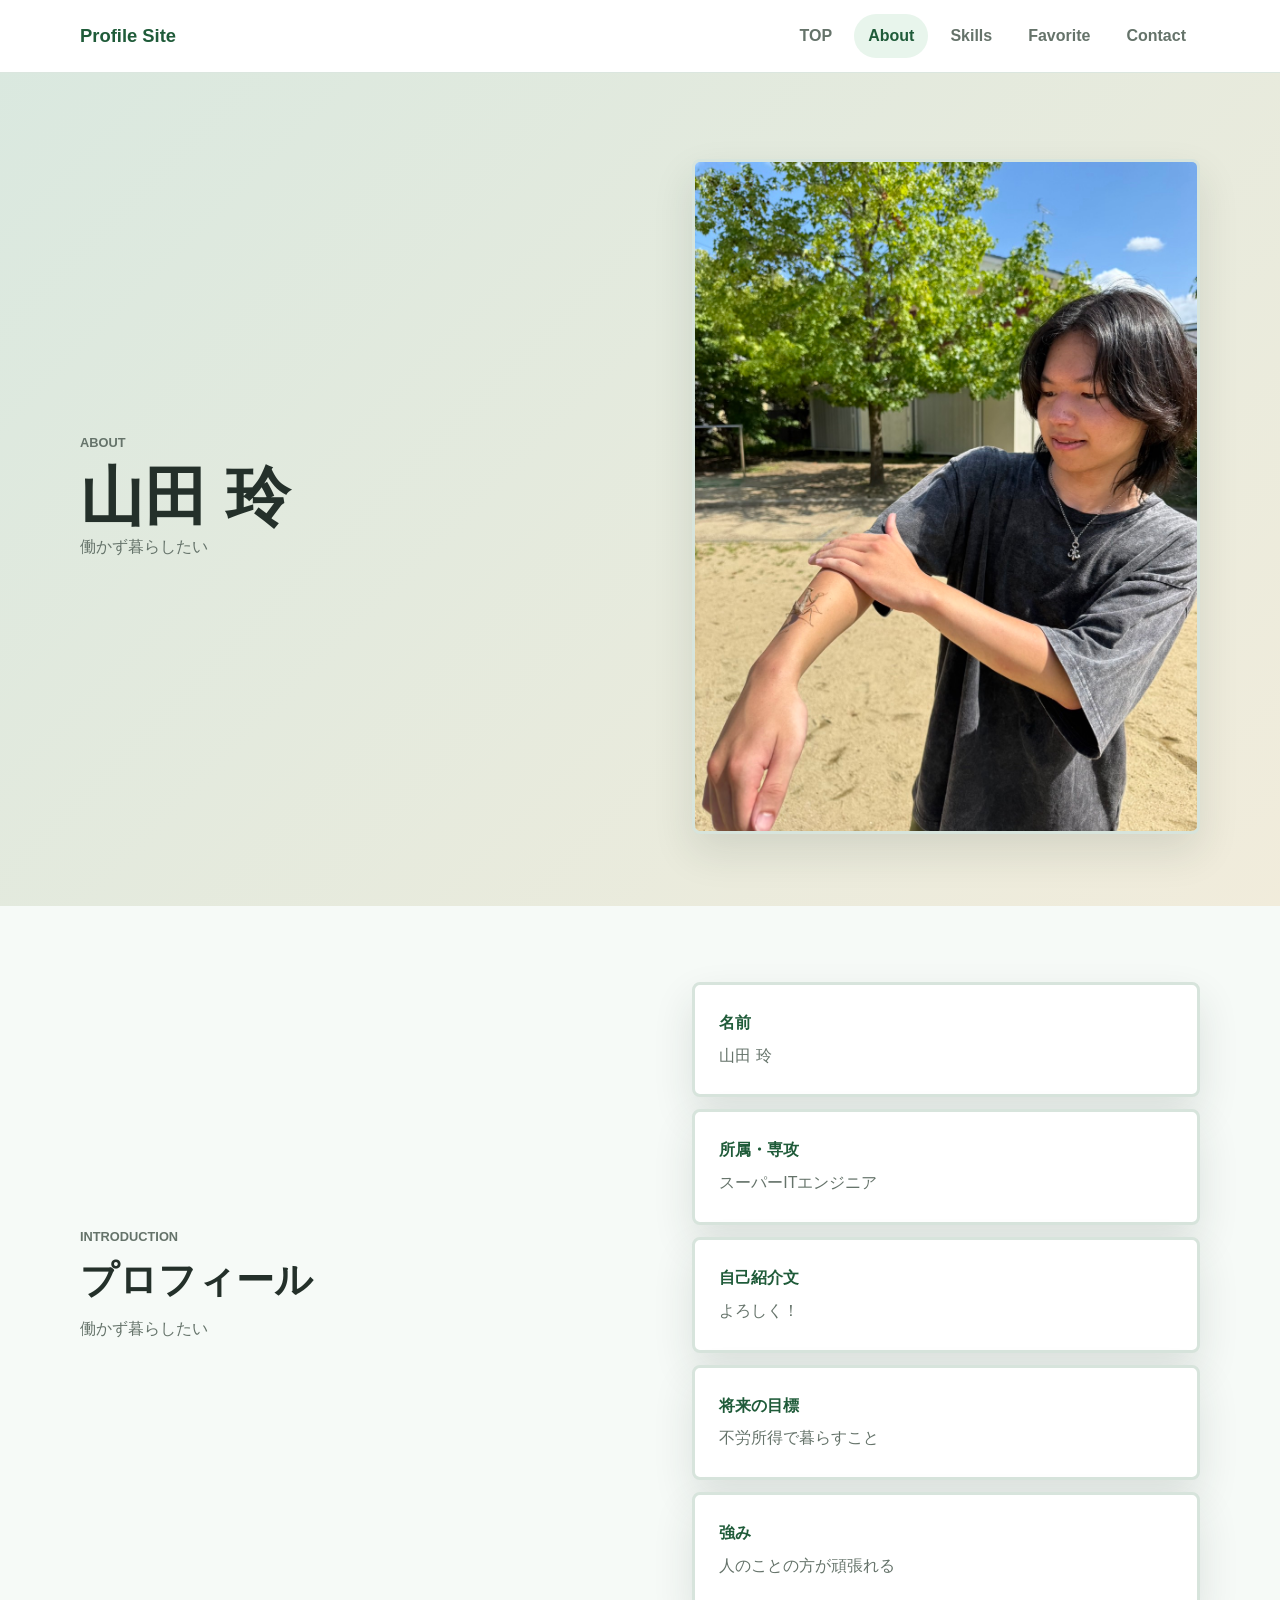
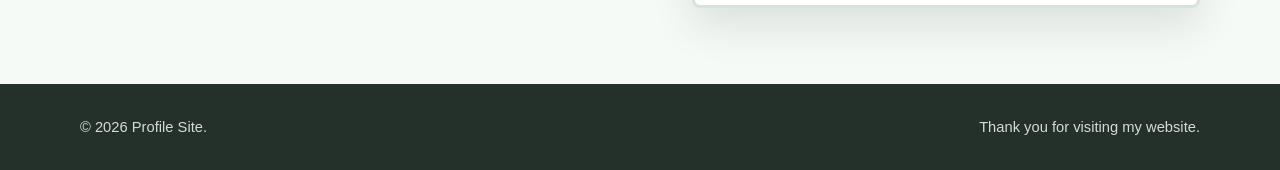
<file: about.html>
<!DOCTYPE html>
<html lang="ja">
<head>
  <meta charset="UTF-8">
  <meta name="viewport" content="width=device-width, initial-scale=1.0">
  <title>About | Profile Site</title>
  <meta name="description" content="自己紹介ページです。">
  <link rel="stylesheet" href="css/reset.css">
  <link rel="stylesheet" href="css/style.css">
</head>
<body>
  <header class="site-header">
    <div class="site-header__inner">
      <a class="site-logo" href="index.html">Profile Site</a>
      <button class="menu-button" type="button" aria-controls="global-nav" aria-expanded="false" aria-label="メニューを開く">
        <span></span>
        <span></span>
        <span></span>
      </button>
      <nav id="global-nav" class="global-nav" aria-label="グローバルナビゲーション">
        <ul class="global-nav__list">
          <li><a href="index.html">TOP</a></li>
          <li><a href="about.html" aria-current="page">About</a></li>
          <li><a href="skills.html">Skills</a></li>
          <li><a href="favorite.html">Favorite</a></li>
          <li><a href="contact.html">Contact</a></li>
        </ul>
      </nav>
    </div>
  </header>

  <main>
    <section class="page-hero" data-fade>
      <div class="container page-hero__layout">
        <div>
          <p class="section-label">About</p>
          <h1>山田 玲</h1>
          <p>働かず暮らしたい</p>
        </div>
        <img class="page-hero__image" src="images/about.jpg" alt="プロフィール用の画像">
      </div>
    </section>

    <section class="section" data-fade>
      <div class="container about-layout">
        <div class="section-heading">
          <p class="section-label">Introduction</p>
          <h2>プロフィール</h2>
          <p>働かず暮らしたい</p>
        </div>
        <dl class="profile-list">
          <div>
            <dt>名前</dt>
            <dd>山田 玲</dd>
          </div>
          <div>
            <dt>所属・専攻</dt>
            <dd>スーパーITエンジニア</dd>
          </div>
          <div>
            <dt>自己紹介文</dt>
            <dd>よろしく！</dd>
          </div>
          <div>
            <dt>将来の目標</dt>
            <dd>不労所得で暮らすこと</dd>
          </div>
          <div>
            <dt>強み</dt>
            <dd>人のことの方が頑張れる</dd>
          </div>
        </dl>
      </div>
    </section>
  </main>

  <footer class="site-footer">
    <div class="container site-footer__inner">
      <p>&copy; 2026 Profile Site.</p>
      <p>Thank you for visiting my website.</p>
    </div>
  </footer>

  <button class="page-top" type="button" aria-label="ページ上部へ戻る">↑</button>
  <script src="js/script.js"></script>
</body>
</html>
</file>
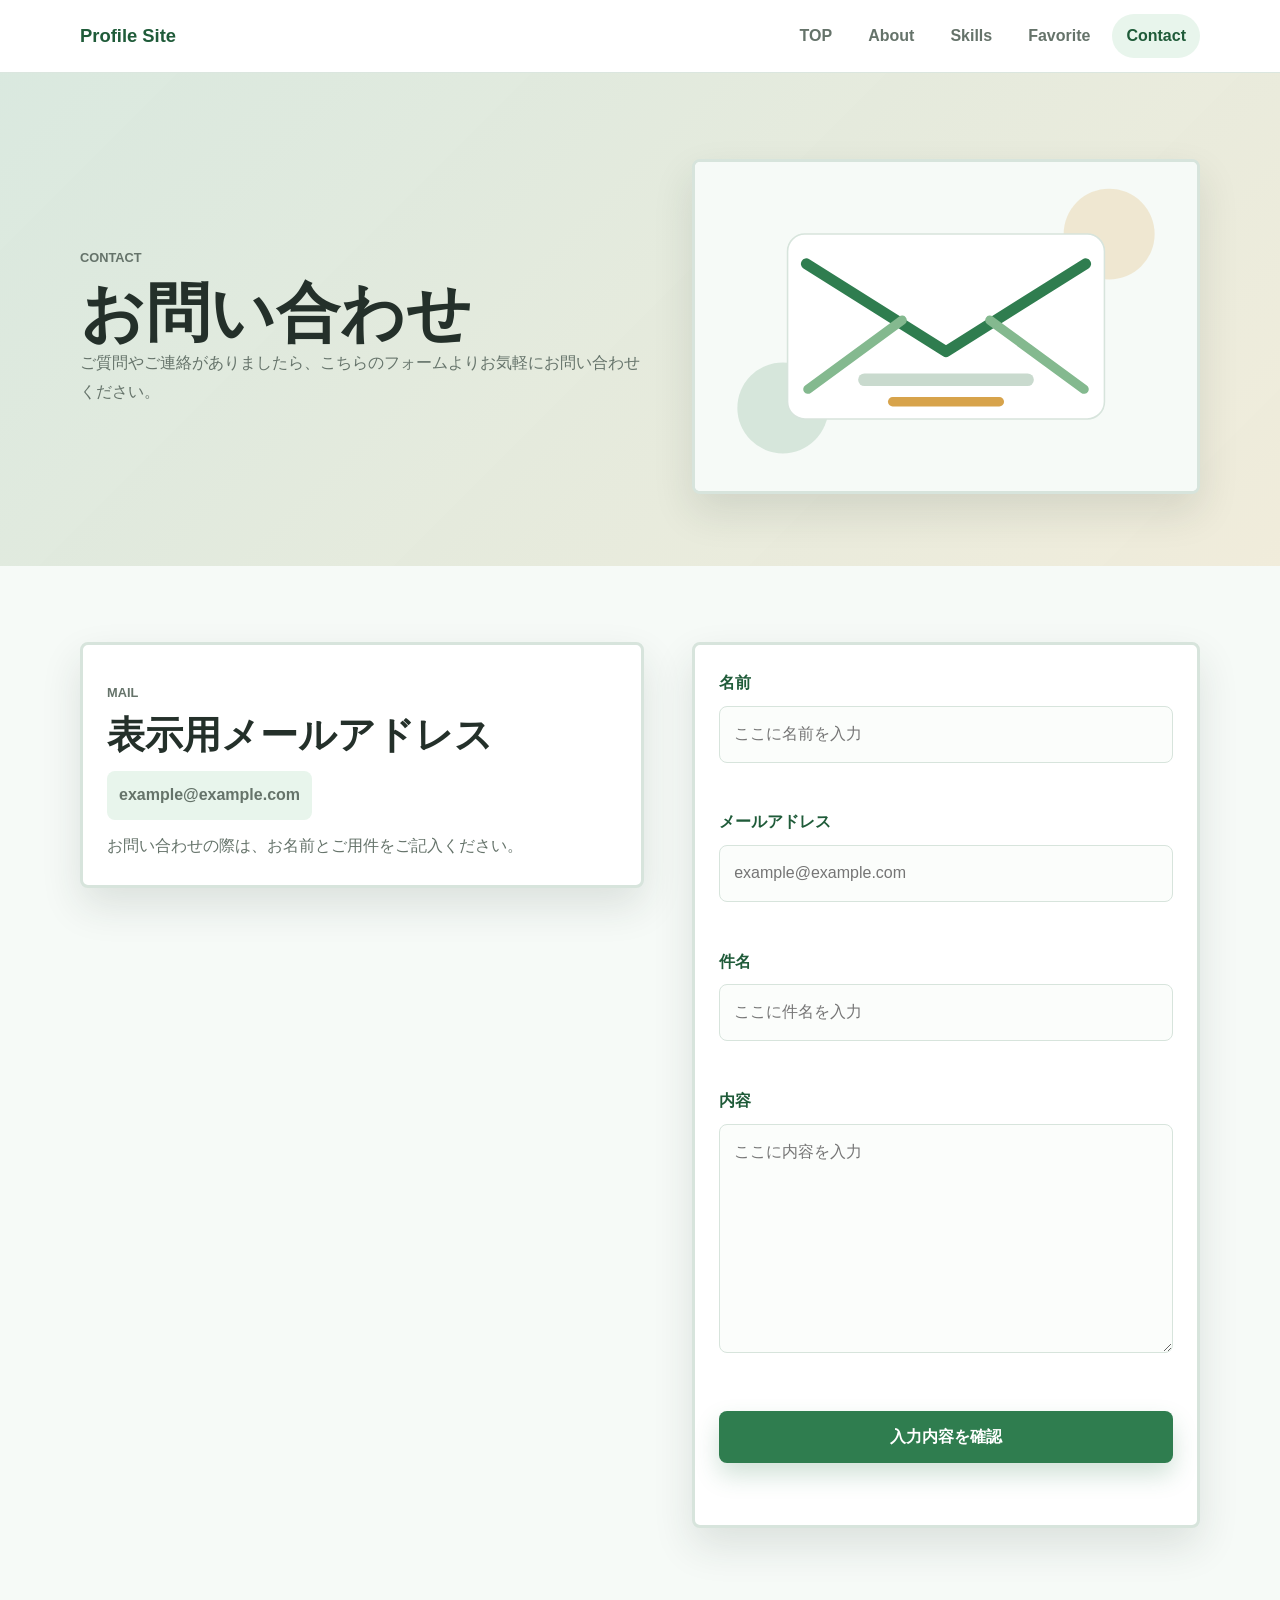
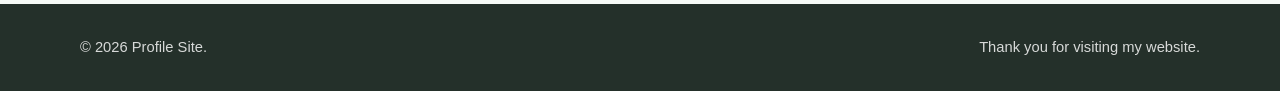
<file: contact.html>
<!DOCTYPE html>
<html lang="ja">
<head>
  <meta charset="UTF-8">
  <meta name="viewport" content="width=device-width, initial-scale=1.0">
  <title>Contact | Profile Site</title>
  <meta name="description" content="お問い合わせフォームページです。">
  <link rel="stylesheet" href="css/reset.css">
  <link rel="stylesheet" href="css/style.css">
</head>
<body>
  <header class="site-header">
    <div class="site-header__inner">
      <a class="site-logo" href="index.html">Profile Site</a>
      <button class="menu-button" type="button" aria-controls="global-nav" aria-expanded="false" aria-label="メニューを開く">
        <span></span>
        <span></span>
        <span></span>
      </button>
      <nav id="global-nav" class="global-nav" aria-label="グローバルナビゲーション">
        <ul class="global-nav__list">
          <li><a href="index.html">TOP</a></li>
          <li><a href="about.html">About</a></li>
          <li><a href="skills.html">Skills</a></li>
          <li><a href="favorite.html">Favorite</a></li>
          <li><a href="contact.html" aria-current="page">Contact</a></li>
        </ul>
      </nav>
    </div>
  </header>

  <main>
    <section class="page-hero" data-fade>
      <div class="container page-hero__layout">
        <div>
          <p class="section-label">Contact</p>
          <h1>お問い合わせ</h1>
          <p>ご質問やご連絡がありましたら、こちらのフォームよりお気軽にお問い合わせください。</p>
        </div>
        <img class="page-hero__image" src="images/contact.svg" alt="お問い合わせ用の自然モチーフ画像">
      </div>
    </section>

    <section class="section" data-fade>
      <div class="container contact-layout">
        <aside class="contact-info">
          <p class="section-label">Mail</p>
          <h2>表示用メールアドレス</h2>
          <p class="contact-info__mail">example@example.com</p>
          <p>お問い合わせの際は、お名前とご用件をご記入ください。</p>
        </aside>

        <form class="contact-form" action="#" method="post" data-contact-form novalidate>
          <div class="form-field">
            <label for="name">名前</label>
            <input id="name" name="name" type="text" placeholder="ここに名前を入力" data-required>
            <p class="form-error" data-error-for="name" aria-live="polite"></p>
          </div>
          <div class="form-field">
            <label for="email">メールアドレス</label>
            <input id="email" name="email" type="email" placeholder="example@example.com" data-required>
            <p class="form-error" data-error-for="email" aria-live="polite"></p>
          </div>
          <div class="form-field">
            <label for="subject">件名</label>
            <input id="subject" name="subject" type="text" placeholder="ここに件名を入力" data-required>
            <p class="form-error" data-error-for="subject" aria-live="polite"></p>
          </div>
          <div class="form-field">
            <label for="message">内容</label>
            <textarea id="message" name="message" rows="7" placeholder="ここに内容を入力" data-required></textarea>
            <p class="form-error" data-error-for="message" aria-live="polite"></p>
          </div>
          <button class="button button--primary contact-form__button" type="submit">入力内容を確認</button>
          <p class="form-status" data-form-status aria-live="polite"></p>
        </form>
      </div>
    </section>
  </main>

  <footer class="site-footer">
    <div class="container site-footer__inner">
      <p>&copy; 2026 Profile Site.</p>
      <p>Thank you for visiting my website.</p>
    </div>
  </footer>

  <button class="page-top" type="button" aria-label="ページ上部へ戻る">↑</button>
  <script src="js/script.js"></script>
</body>
</html>
</file>
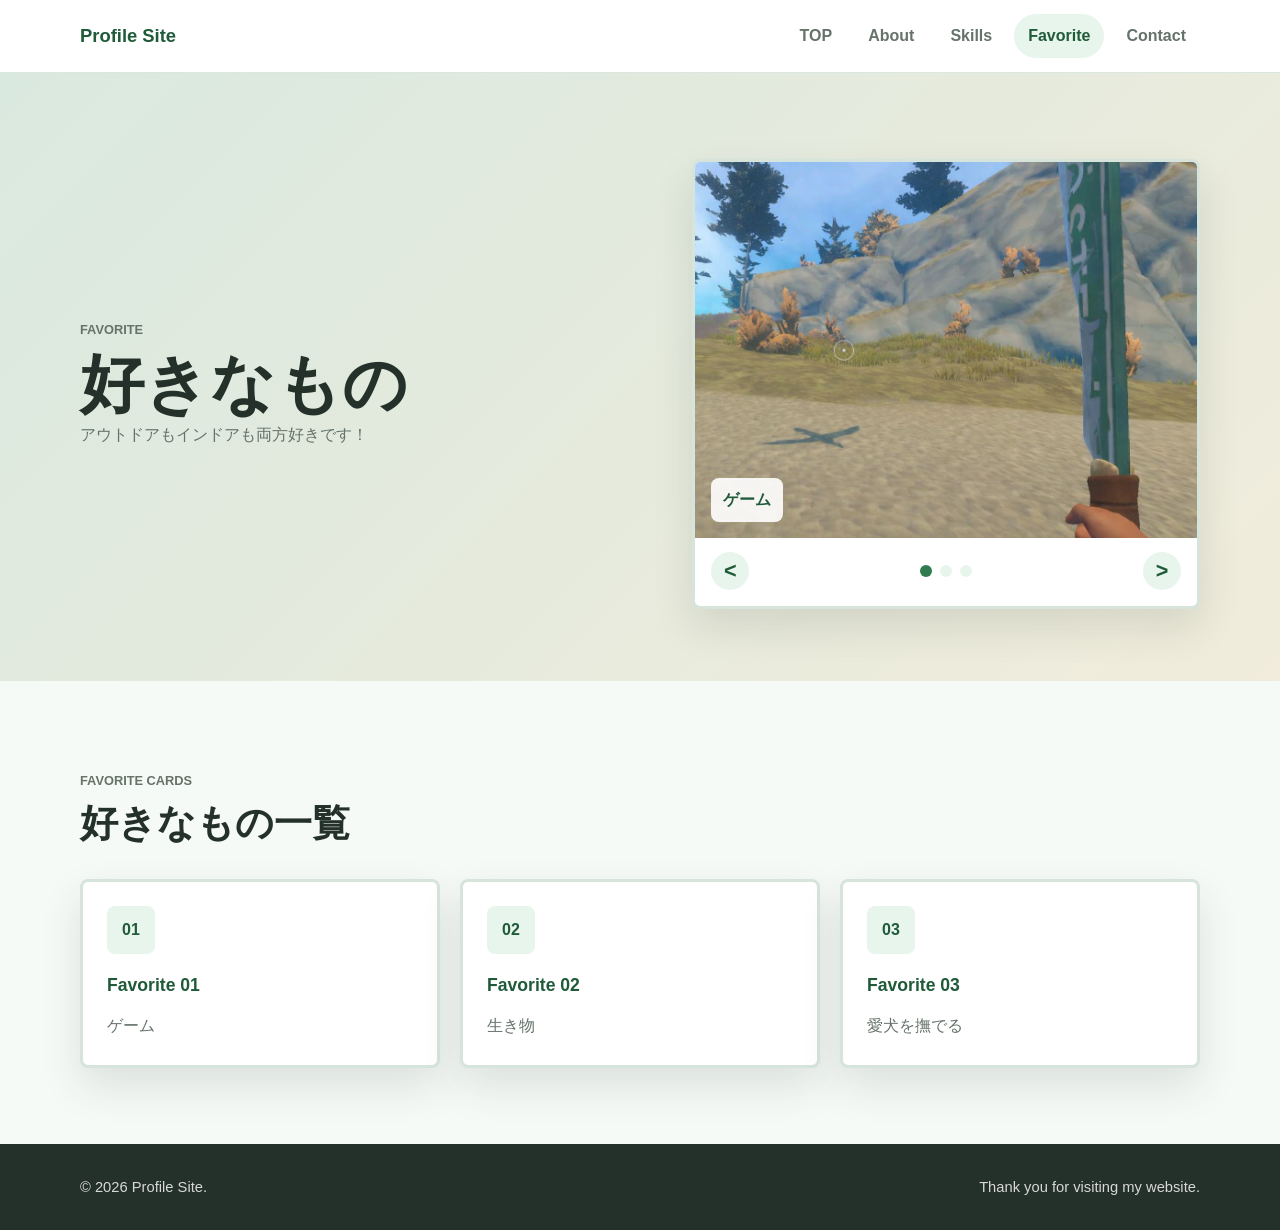
<file: favorite.html>
<!DOCTYPE html>
<html lang="ja">
<head>
  <meta charset="UTF-8">
  <meta name="viewport" content="width=device-width, initial-scale=1.0">
  <title>Favorite | Profile Site</title>
  <meta name="description" content="好きなもの紹介ページです。">
  <link rel="stylesheet" href="css/reset.css">
  <link rel="stylesheet" href="css/style.css">
</head>
<body>
  <header class="site-header">
    <div class="site-header__inner">
      <a class="site-logo" href="index.html">Profile Site</a>
      <button class="menu-button" type="button" aria-controls="global-nav" aria-expanded="false" aria-label="メニューを開く">
        <span></span>
        <span></span>
        <span></span>
      </button>
      <nav id="global-nav" class="global-nav" aria-label="グローバルナビゲーション">
        <ul class="global-nav__list">
          <li><a href="index.html">TOP</a></li>
          <li><a href="about.html">About</a></li>
          <li><a href="skills.html">Skills</a></li>
          <li><a href="favorite.html" aria-current="page">Favorite</a></li>
          <li><a href="contact.html">Contact</a></li>
        </ul>
      </nav>
    </div>
  </header>

  <main>
<section class="page-hero" data-fade>
  <div class="container page-hero__layout">

    <div>
      <p class="section-label">Favorite</p>
      <h1>好きなもの</h1>
      <p>アウトドアもインドアも両方好きです！</p>
    </div>

    <section
      class="slider"
      data-slider
      aria-label="好きなものの画像スライダー"
    >
      <div class="slider__viewport">
        <div class="slider__track" data-slider-track>

          <figure class="slider__slide">
            <img
              src="images/favorite-game.png"
              alt="ゲームをしているイメージ"
            >
            <figcaption>ゲーム</figcaption>
          </figure>

          <figure class="slider__slide">
            <img
              src="images/favorite-fishing.jpg"
              alt="生きものイメージ"
            >
            <figcaption>生き物</figcaption>
          </figure>

          <figure class="slider__slide">
            <img
              src="images/favorite-dog.jpg"
              alt="犬のイメージ"
            >
            <figcaption>愛犬を撫でること</figcaption>
          </figure>

        </div>
      </div>

      <div class="slider__controls">
        <button
          class="slider__button"
          type="button"
          data-slider-prev
          aria-label="前の画像へ"
        >
          <
        </button>

        <div
          class="slider__dots"
          data-slider-dots
          aria-label="スライダー位置"
        ></div>

        <button
          class="slider__button"
          type="button"
          data-slider-next
          aria-label="次の画像へ"
        >
          >
        </button>
      </div>
    </section>

  </div>
</section>

    <section class="section" data-fade>
      <div class="container">
        <div class="section-heading">
          <p class="section-label">Favorite Cards</p>
          <h2>好きなもの一覧</h2>
        </div>
        <div class="card-grid card-grid--favorite">
          <article class="favorite-card">
            <span class="favorite-card__number">01</span>
            <h3>Favorite 01</h3>
            <p>ゲーム</p>
          </article>
          <article class="favorite-card">
            <span class="favorite-card__number">02</span>
            <h3>Favorite 02</h3>
            <p>生き物</p>
          </article>
          <article class="favorite-card">
            <span class="favorite-card__number">03</span>
            <h3>Favorite 03</h3>
            <p>愛犬を撫でる</p>
          </article>
        </div>
      </div>
    </section>
  </main>

  <footer class="site-footer">
    <div class="container site-footer__inner">
      <p>&copy; 2026 Profile Site.</p>
      <p>Thank you for visiting my website.</p>
    </div>
  </footer>

  <button class="page-top" type="button" aria-label="ページ上部へ戻る">↑</button>
  <script src="js/script.js"></script>
</body>
</html>
</file>
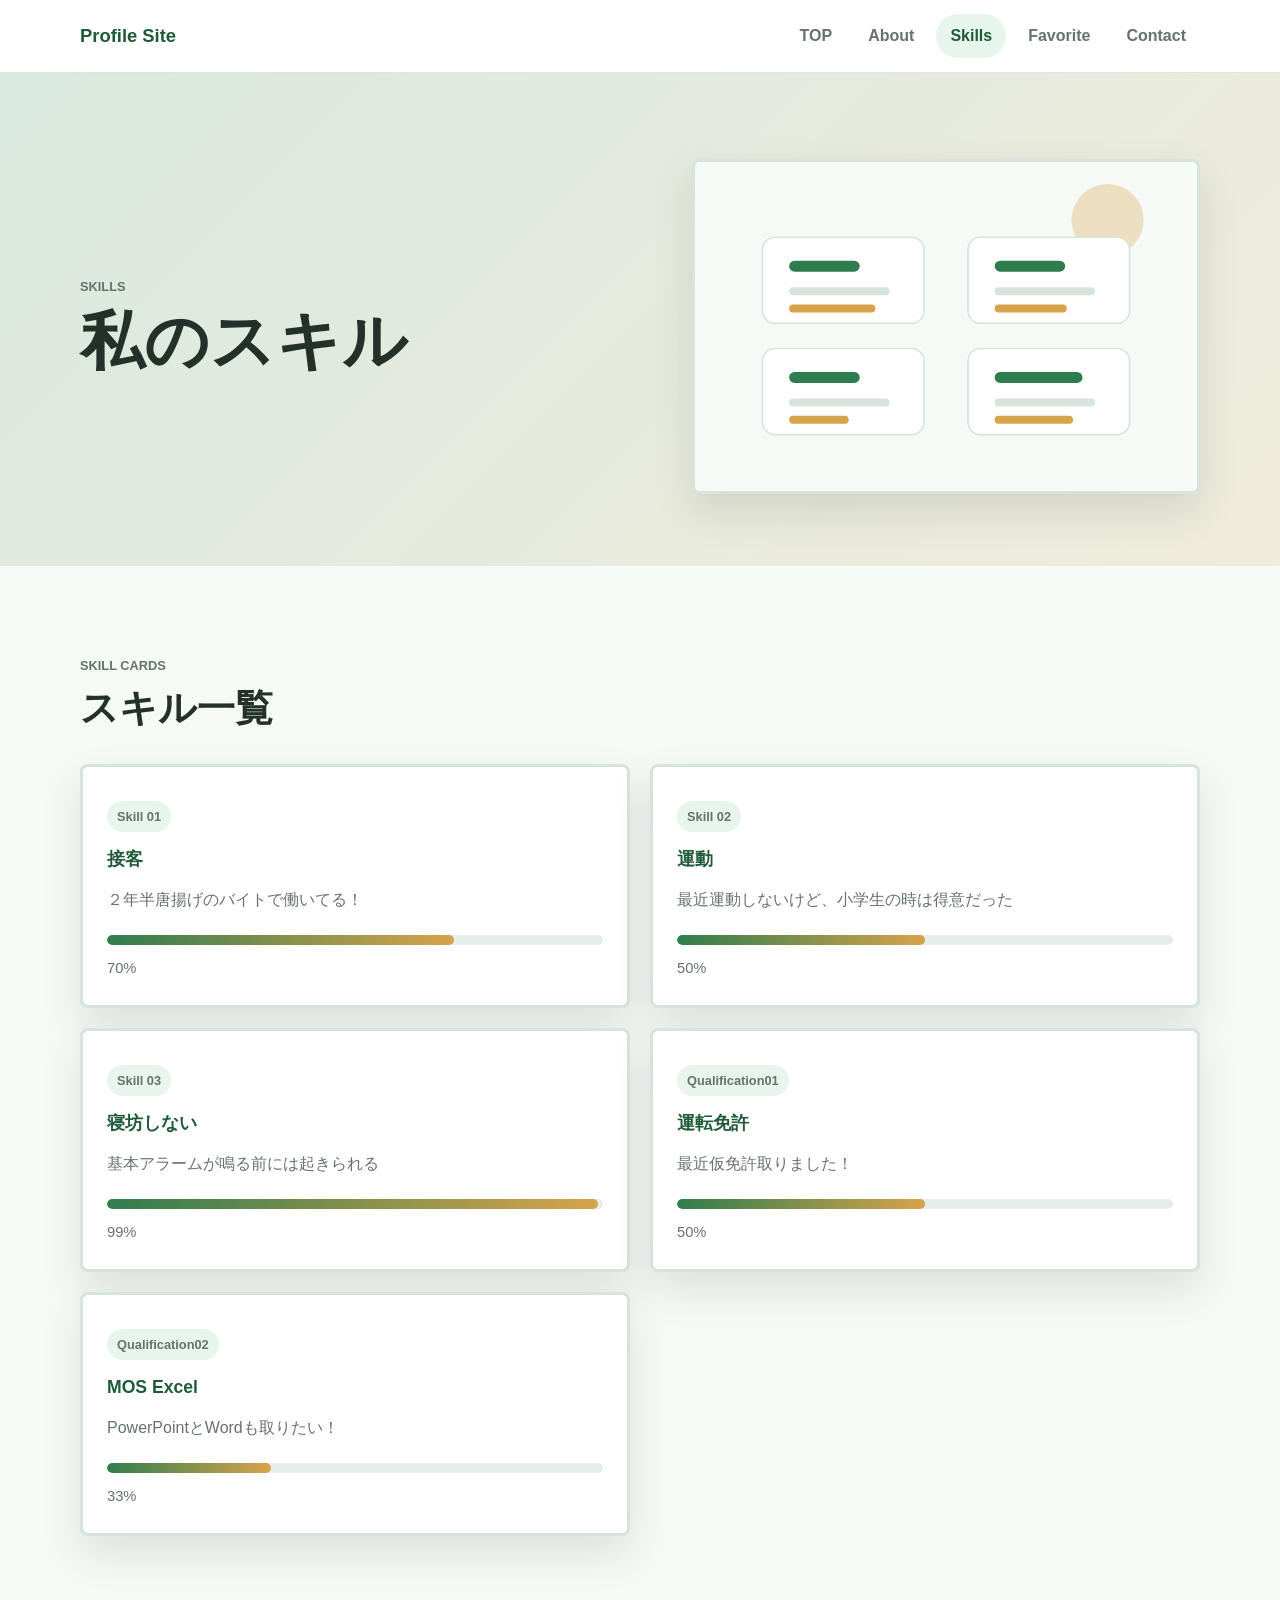
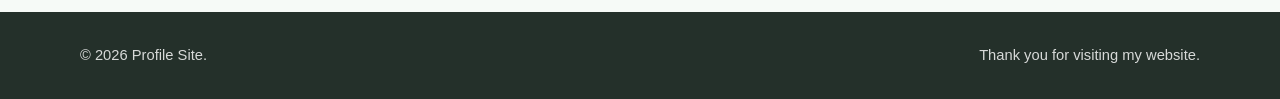
<file: skills.html>
<!DOCTYPE html>
<html lang="ja">
<head>
  <meta charset="UTF-8">
  <meta name="viewport" content="width=device-width, initial-scale=1.0">
  <title>Skills | Profile Site</title>
  <meta name="description" content="スキル紹介ページです。">
  <link rel="stylesheet" href="css/reset.css">
  <link rel="stylesheet" href="css/style.css">
</head>
<body>
  <header class="site-header">
    <div class="site-header__inner">
      <a class="site-logo" href="index.html">Profile Site</a>
      <button class="menu-button" type="button" aria-controls="global-nav" aria-expanded="false" aria-label="メニューを開く">
        <span></span>
        <span></span>
        <span></span>
      </button>
      <nav id="global-nav" class="global-nav" aria-label="グローバルナビゲーション">
        <ul class="global-nav__list">
          <li><a href="index.html">TOP</a></li>
          <li><a href="about.html">About</a></li>
          <li><a href="skills.html" aria-current="page">Skills</a></li>
          <li><a href="favorite.html">Favorite</a></li>
          <li><a href="contact.html">Contact</a></li>
        </ul>
      </nav>
    </div>
  </header>

  <main>
    <section class="page-hero" data-fade>
      <div class="container page-hero__layout">
        <div>
          <p class="section-label">Skills</p>
          <h1>私のスキル</h1>
          <p></p>
        </div>
        <img class="page-hero__image" src="images/skills.svg" alt="スキル紹介用の自然モチーフ画像">
      </div>
    </section>

    <section class="section" data-fade>
      <div class="container">
        <div class="section-heading">
          <p class="section-label">Skill Cards</p>
          <h2>スキル一覧</h2>
        </div>
        <div class="card-grid card-grid--skills">
          <article class="skill-card">
            <p class="card-label">Skill 01</p>
            <h3>接客</h3>
            <p>２年半唐揚げのバイトで働いてる！</p>
            <div class="skill-bar" aria-label="習熟度">
              <span style="width: 70%;"></span>
            </div>
            <p class="skill-card__level">70%</p>
          </article>
          <article class="skill-card">
            <p class="card-label">Skill 02</p>
            <h3>運動</h3>
            <p>最近運動しないけど、小学生の時は得意だった</p>
            <div class="skill-bar" aria-label="習熟度">
              <span style="width: 50%;"></span>
            </div>
            <p class="skill-card__level">50%</p>
          </article>
          <article class="skill-card">
            <p class="card-label">Skill 03</p>
            <h3>寝坊しない</h3>
            <p>基本アラームが鳴る前には起きられる</p>
            <div class="skill-bar" aria-label="習熟度">
              <span style="width: 99%;"></span>
            </div>
            <p class="skill-card__level">99%</p>
          </article>
          <article class="skill-card">
            <p class="card-label">Qualification01</p>
            <h3>運転免許</h3>
            <p>最近仮免許取りました！</p>
            <div class="skill-bar" aria-label="習熟度">
              <span style="width: 50%;"></span>
            </div>
            <p class="skill-card__level">50%</p>  
          </article>
          <article class="skill-card">
            <p class="card-label">Qualification02</p>
            <h3>MOS Excel</h3>
            <p>PowerPointとWordも取りたい！</p>
            <div class="skill-bar" aria-label="習熟度">
              <span style="width: 33%;"></span>
            </div>
            <p class="skill-card__level">33%</p>
          </article>
        </div>
      </div>
    </section>
  </main>

  <footer class="site-footer">
    <div class="container site-footer__inner">
      <p>&copy; 2026 Profile Site.</p>
      <p>Thank you for visiting my website.</p>
    </div>
  </footer>

  <button class="page-top" type="button" aria-label="ページ上部へ戻る">↑</button>
  <script src="js/script.js"></script>
</body>
</html>
</file>
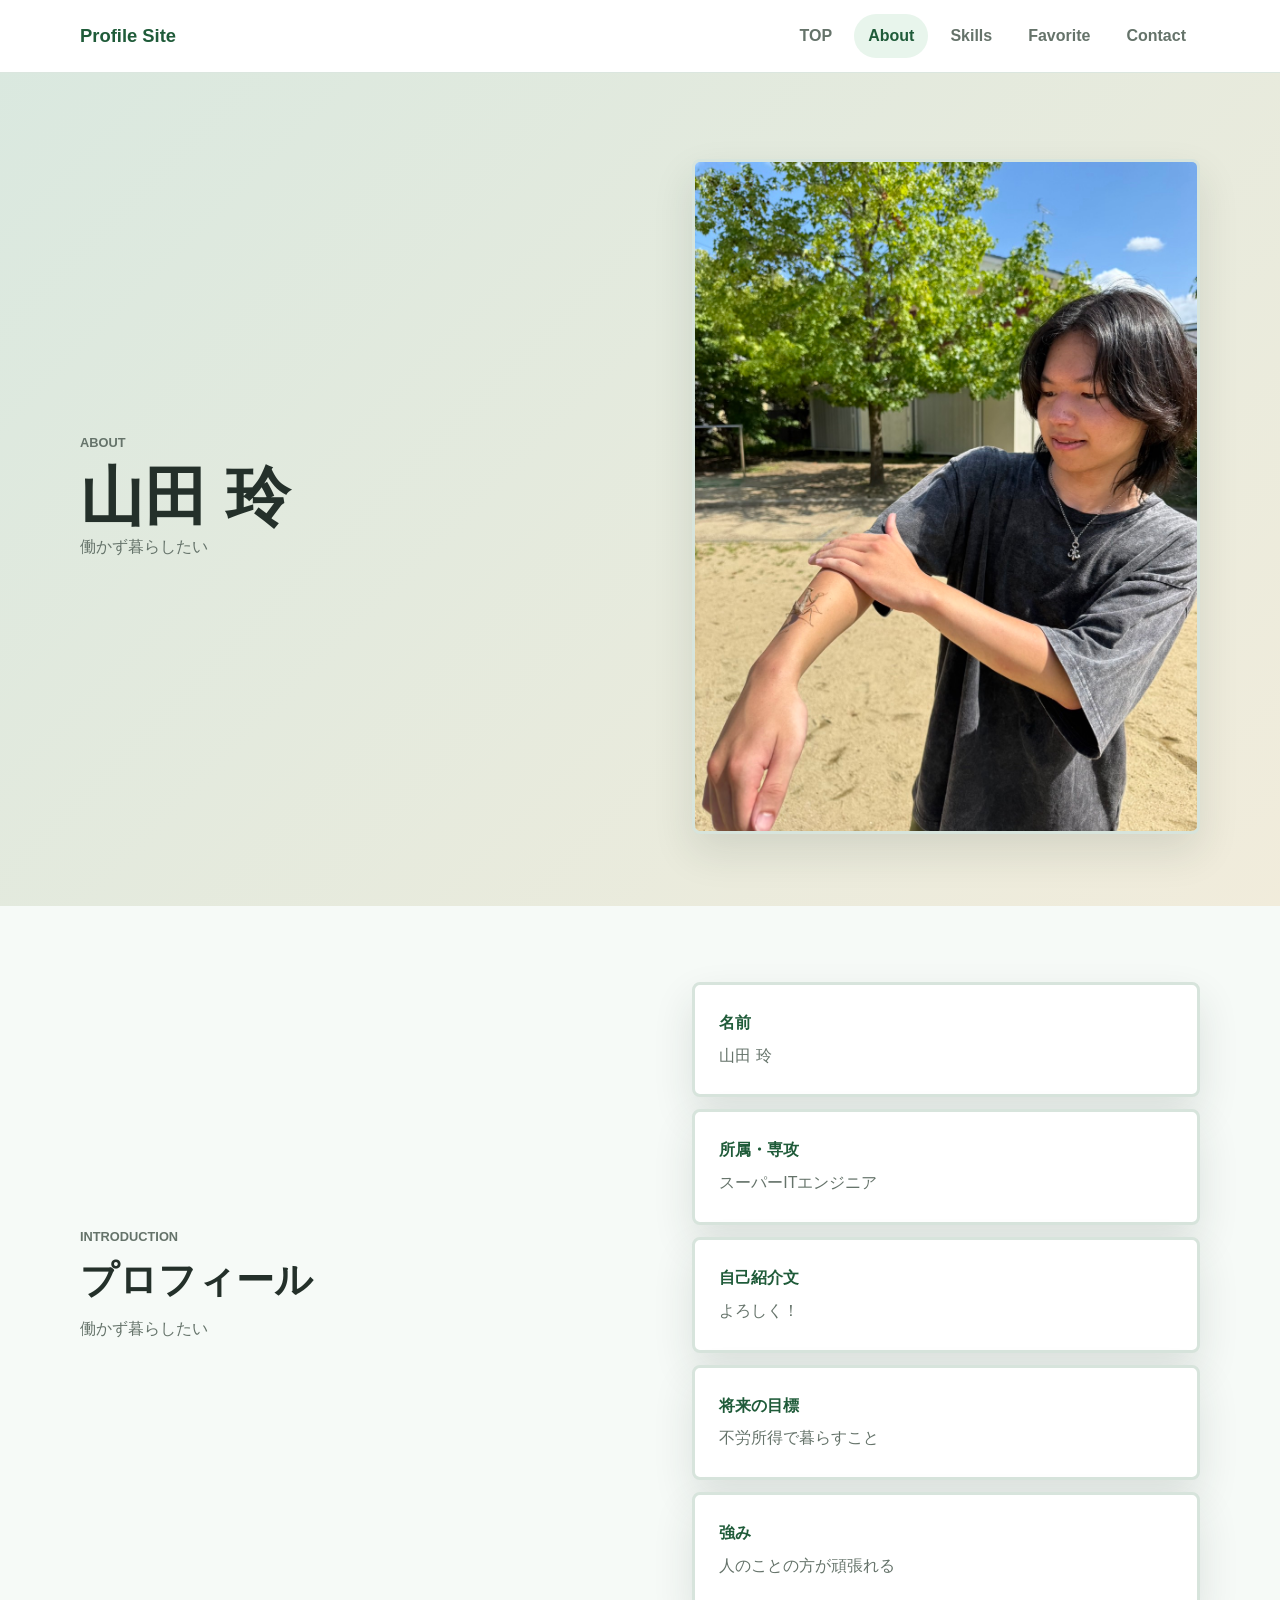
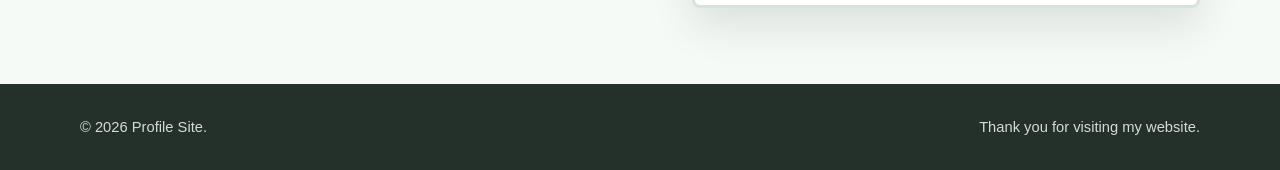
<file: profile-site/about.html>
<!DOCTYPE html>
<html lang="ja">
<head>
  <meta charset="UTF-8">
  <meta name="viewport" content="width=device-width, initial-scale=1.0">
  <title>About | Profile Site</title>
  <meta name="description" content="あとから編集できる自己紹介ページです。">
  <link rel="stylesheet" href="css/reset.css">
  <link rel="stylesheet" href="css/style.css">
</head>
<body>
  <header class="site-header">
    <div class="site-header__inner">
      <a class="site-logo" href="index.html">Profile Site</a>
      <button class="menu-button" type="button" aria-controls="global-nav" aria-expanded="false" aria-label="メニューを開く">
        <span></span>
        <span></span>
        <span></span>
      </button>
      <nav id="global-nav" class="global-nav" aria-label="グローバルナビゲーション">
        <ul class="global-nav__list">
          <li><a href="index.html">TOP</a></li>
          <li><a href="about.html" aria-current="page">About</a></li>
          <li><a href="skills.html">Skills</a></li>
          <li><a href="favorite.html">Favorite</a></li>
          <li><a href="contact.html">Contact</a></li>
        </ul>
      </nav>
    </div>
  </header>

  <main>
    <section class="page-hero" data-fade>
      <div class="container page-hero__layout">
        <div>
          <p class="section-label">About</p>
          <h1>山田 玲</h1>
          <p>働かず暮らしたい</p>
        </div>
        <img class="page-hero__image" src="images/about.jpg" alt="プロフィール用の画像">
      </div>
    </section>

    <section class="section" data-fade>
      <div class="container about-layout">
        <div class="section-heading">
          <p class="section-label">Introduction</p>
          <h2>プロフィール</h2>
          <p>働かず暮らしたい</p>
        </div>
        <dl class="profile-list">
          <div>
            <dt>名前</dt>
            <dd>山田 玲</dd>
          </div>
          <div>
            <dt>所属・専攻</dt>
            <dd>スーパーITエンジニア</dd>
          </div>
          <div>
            <dt>自己紹介文</dt>
            <dd>よろしく！</dd>
          </div>
          <div>
            <dt>将来の目標</dt>
            <dd>不労所得で暮らすこと</dd>
          </div>
          <div>
            <dt>強み</dt>
            <dd>人のことの方が頑張れる</dd>
          </div>
        </dl>
      </div>
    </section>
  </main>

  <footer class="site-footer">
    <div class="container site-footer__inner">
      <p>&copy; 2026 Profile Site.</p>
      <p>Thank you for visiting my website.</p>
    </div>
  </footer>

  <button class="page-top" type="button" aria-label="ページ上部へ戻る">↑</button>
  <script src="js/script.js"></script>
</body>
</html>
</file>
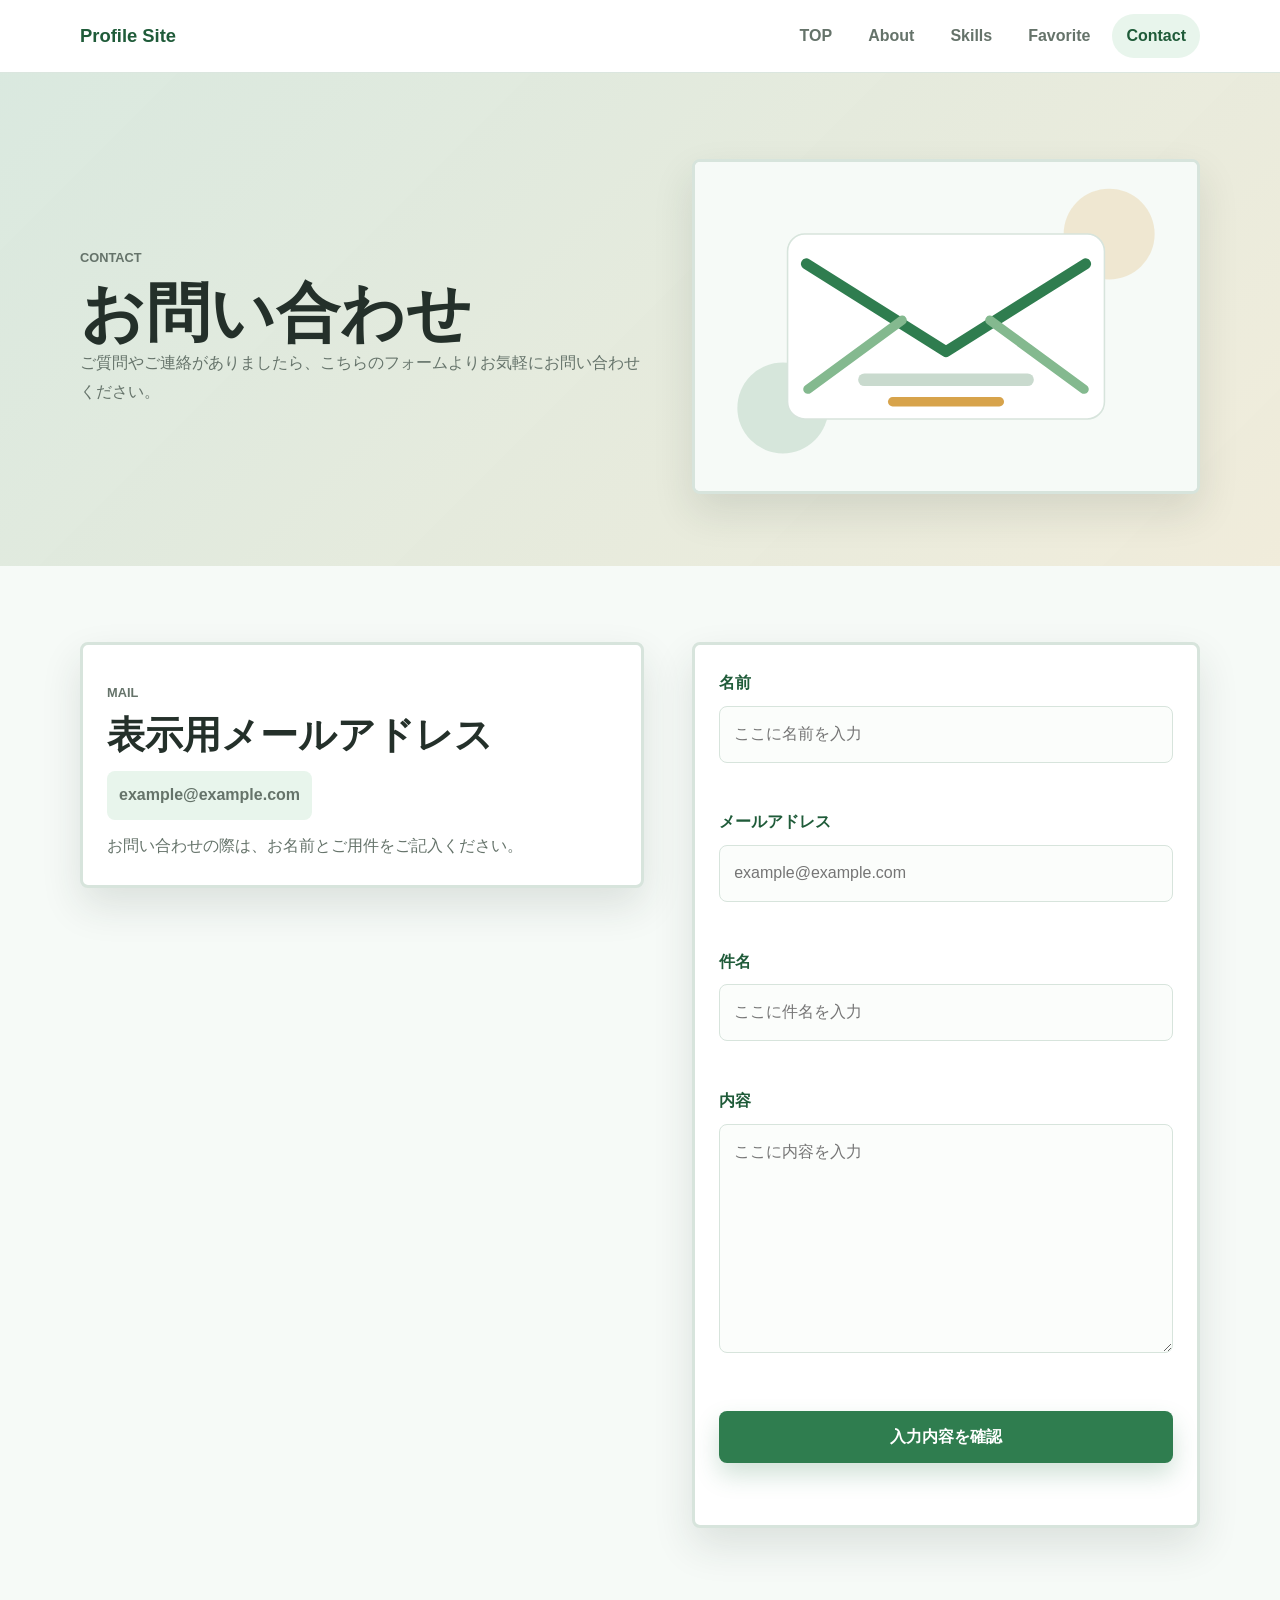
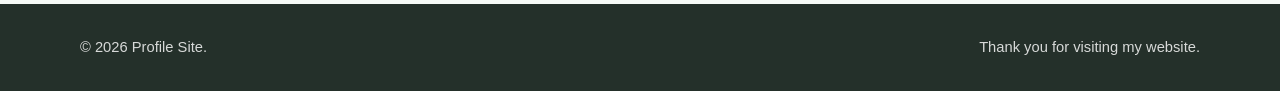
<file: profile-site/contact.html>
<!DOCTYPE html>
<html lang="ja">
<head>
  <meta charset="UTF-8">
  <meta name="viewport" content="width=device-width, initial-scale=1.0">
  <title>Contact | Profile Site</title>
  <meta name="description" content="送信機能のないお問い合わせフォームページです。">
  <link rel="stylesheet" href="css/reset.css">
  <link rel="stylesheet" href="css/style.css">
</head>
<body>
  <header class="site-header">
    <div class="site-header__inner">
      <a class="site-logo" href="index.html">Profile Site</a>
      <button class="menu-button" type="button" aria-controls="global-nav" aria-expanded="false" aria-label="メニューを開く">
        <span></span>
        <span></span>
        <span></span>
      </button>
      <nav id="global-nav" class="global-nav" aria-label="グローバルナビゲーション">
        <ul class="global-nav__list">
          <li><a href="index.html">TOP</a></li>
          <li><a href="about.html">About</a></li>
          <li><a href="skills.html">Skills</a></li>
          <li><a href="favorite.html">Favorite</a></li>
          <li><a href="contact.html" aria-current="page">Contact</a></li>
        </ul>
      </nav>
    </div>
  </header>

  <main>
    <section class="page-hero" data-fade>
      <div class="container page-hero__layout">
        <div>
          <p class="section-label">Contact</p>
          <h1>お問い合わせ</h1>
          <p>ご質問やご連絡がありましたら、こちらのフォームよりお気軽にお問い合わせください。</p>
        </div>
        <img class="page-hero__image" src="images/contact.svg" alt="お問い合わせ用の自然モチーフ画像">
      </div>
    </section>

    <section class="section" data-fade>
      <div class="container contact-layout">
        <aside class="contact-info">
          <p class="section-label">Mail</p>
          <h2>表示用メールアドレス</h2>
          <p class="contact-info__mail">example@example.com</p>
          <p>お問い合わせの際は、お名前とご用件をご記入ください。</p>
        </aside>

        <form class="contact-form" action="#" method="post" data-contact-form novalidate>
          <div class="form-field">
            <label for="name">名前</label>
            <input id="name" name="name" type="text" placeholder="ここに名前を入力" data-required>
            <p class="form-error" data-error-for="name" aria-live="polite"></p>
          </div>
          <div class="form-field">
            <label for="email">メールアドレス</label>
            <input id="email" name="email" type="email" placeholder="example@example.com" data-required>
            <p class="form-error" data-error-for="email" aria-live="polite"></p>
          </div>
          <div class="form-field">
            <label for="subject">件名</label>
            <input id="subject" name="subject" type="text" placeholder="ここに件名を入力" data-required>
            <p class="form-error" data-error-for="subject" aria-live="polite"></p>
          </div>
          <div class="form-field">
            <label for="message">内容</label>
            <textarea id="message" name="message" rows="7" placeholder="ここに内容を入力" data-required></textarea>
            <p class="form-error" data-error-for="message" aria-live="polite"></p>
          </div>
          <button class="button button--primary contact-form__button" type="submit">入力内容を確認</button>
          <p class="form-status" data-form-status aria-live="polite"></p>
        </form>
      </div>
    </section>
  </main>

  <footer class="site-footer">
    <div class="container site-footer__inner">
      <p>&copy; 2026 Profile Site.</p>
      <p>Thank you for visiting my website.</p>
    </div>
  </footer>

  <button class="page-top" type="button" aria-label="ページ上部へ戻る">↑</button>
  <script src="js/script.js"></script>
</body>
</html>
</file>
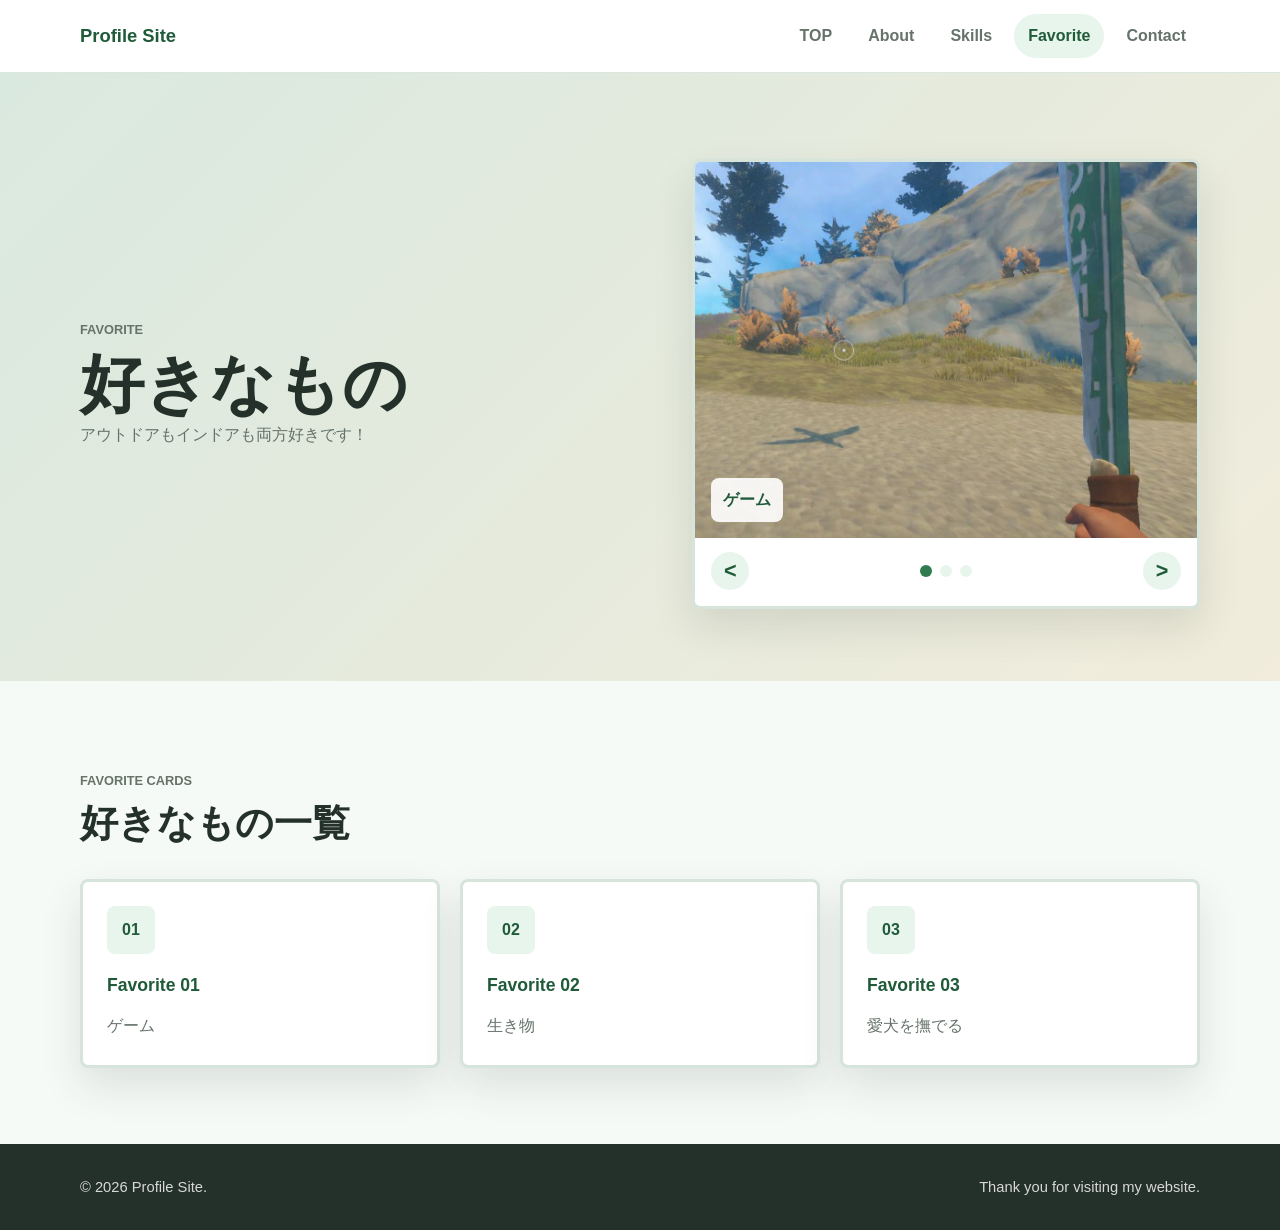
<file: profile-site/favorite.html>
<!DOCTYPE html>
<html lang="ja">
<head>
  <meta charset="UTF-8">
  <meta name="viewport" content="width=device-width, initial-scale=1.0">
  <title>Favorite | Profile Site</title>
  <meta name="description" content="あとから編集できる好きなもの紹介ページです。">
  <link rel="stylesheet" href="css/reset.css">
  <link rel="stylesheet" href="css/style.css">
</head>
<body>
  <header class="site-header">
    <div class="site-header__inner">
      <a class="site-logo" href="index.html">Profile Site</a>
      <button class="menu-button" type="button" aria-controls="global-nav" aria-expanded="false" aria-label="メニューを開く">
        <span></span>
        <span></span>
        <span></span>
      </button>
      <nav id="global-nav" class="global-nav" aria-label="グローバルナビゲーション">
        <ul class="global-nav__list">
          <li><a href="index.html">TOP</a></li>
          <li><a href="about.html">About</a></li>
          <li><a href="skills.html">Skills</a></li>
          <li><a href="favorite.html" aria-current="page">Favorite</a></li>
          <li><a href="contact.html">Contact</a></li>
        </ul>
      </nav>
    </div>
  </header>

  <main>
<section class="page-hero" data-fade>
  <div class="container page-hero__layout">

    <div>
      <p class="section-label">Favorite</p>
      <h1>好きなもの</h1>
      <p>アウトドアもインドアも両方好きです！</p>
    </div>

    <section
      class="slider"
      data-slider
      aria-label="好きなものの画像スライダー"
    >
      <div class="slider__viewport">
        <div class="slider__track" data-slider-track>

          <figure class="slider__slide">
            <img
              src="images/favorite-game.png"
              alt="ゲームをしているイメージ"
            >
            <figcaption>ゲーム</figcaption>
          </figure>

          <figure class="slider__slide">
            <img
              src="images/favorite-fishing.jpg"
              alt="生きものイメージ"
            >
            <figcaption>生き物</figcaption>
          </figure>

          <figure class="slider__slide">
            <img
              src="images/favorite-dog.jpg"
              alt="犬のイメージ"
            >
            <figcaption>愛犬を撫でること</figcaption>
          </figure>

        </div>
      </div>

      <div class="slider__controls">
        <button
          class="slider__button"
          type="button"
          data-slider-prev
          aria-label="前の画像へ"
        >
          <
        </button>

        <div
          class="slider__dots"
          data-slider-dots
          aria-label="スライダー位置"
        ></div>

        <button
          class="slider__button"
          type="button"
          data-slider-next
          aria-label="次の画像へ"
        >
          >
        </button>
      </div>
    </section>

  </div>
</section>

    <section class="section" data-fade>
      <div class="container">
        <div class="section-heading">
          <p class="section-label">Favorite Cards</p>
          <h2>好きなもの一覧</h2>
        </div>
        <div class="card-grid card-grid--favorite">
          <article class="favorite-card">
            <span class="favorite-card__number">01</span>
            <h3>Favorite 01</h3>
            <p>ゲーム</p>
          </article>
          <article class="favorite-card">
            <span class="favorite-card__number">02</span>
            <h3>Favorite 02</h3>
            <p>生き物</p>
          </article>
          <article class="favorite-card">
            <span class="favorite-card__number">03</span>
            <h3>Favorite 03</h3>
            <p>愛犬を撫でる</p>
          </article>
        </div>
      </div>
    </section>
  </main>

  <footer class="site-footer">
    <div class="container site-footer__inner">
      <p>&copy; 2026 Profile Site.</p>
      <p>Thank you for visiting my website.</p>
    </div>
  </footer>

  <button class="page-top" type="button" aria-label="ページ上部へ戻る">↑</button>
  <script src="js/script.js"></script>
</body>
</html>
</file>
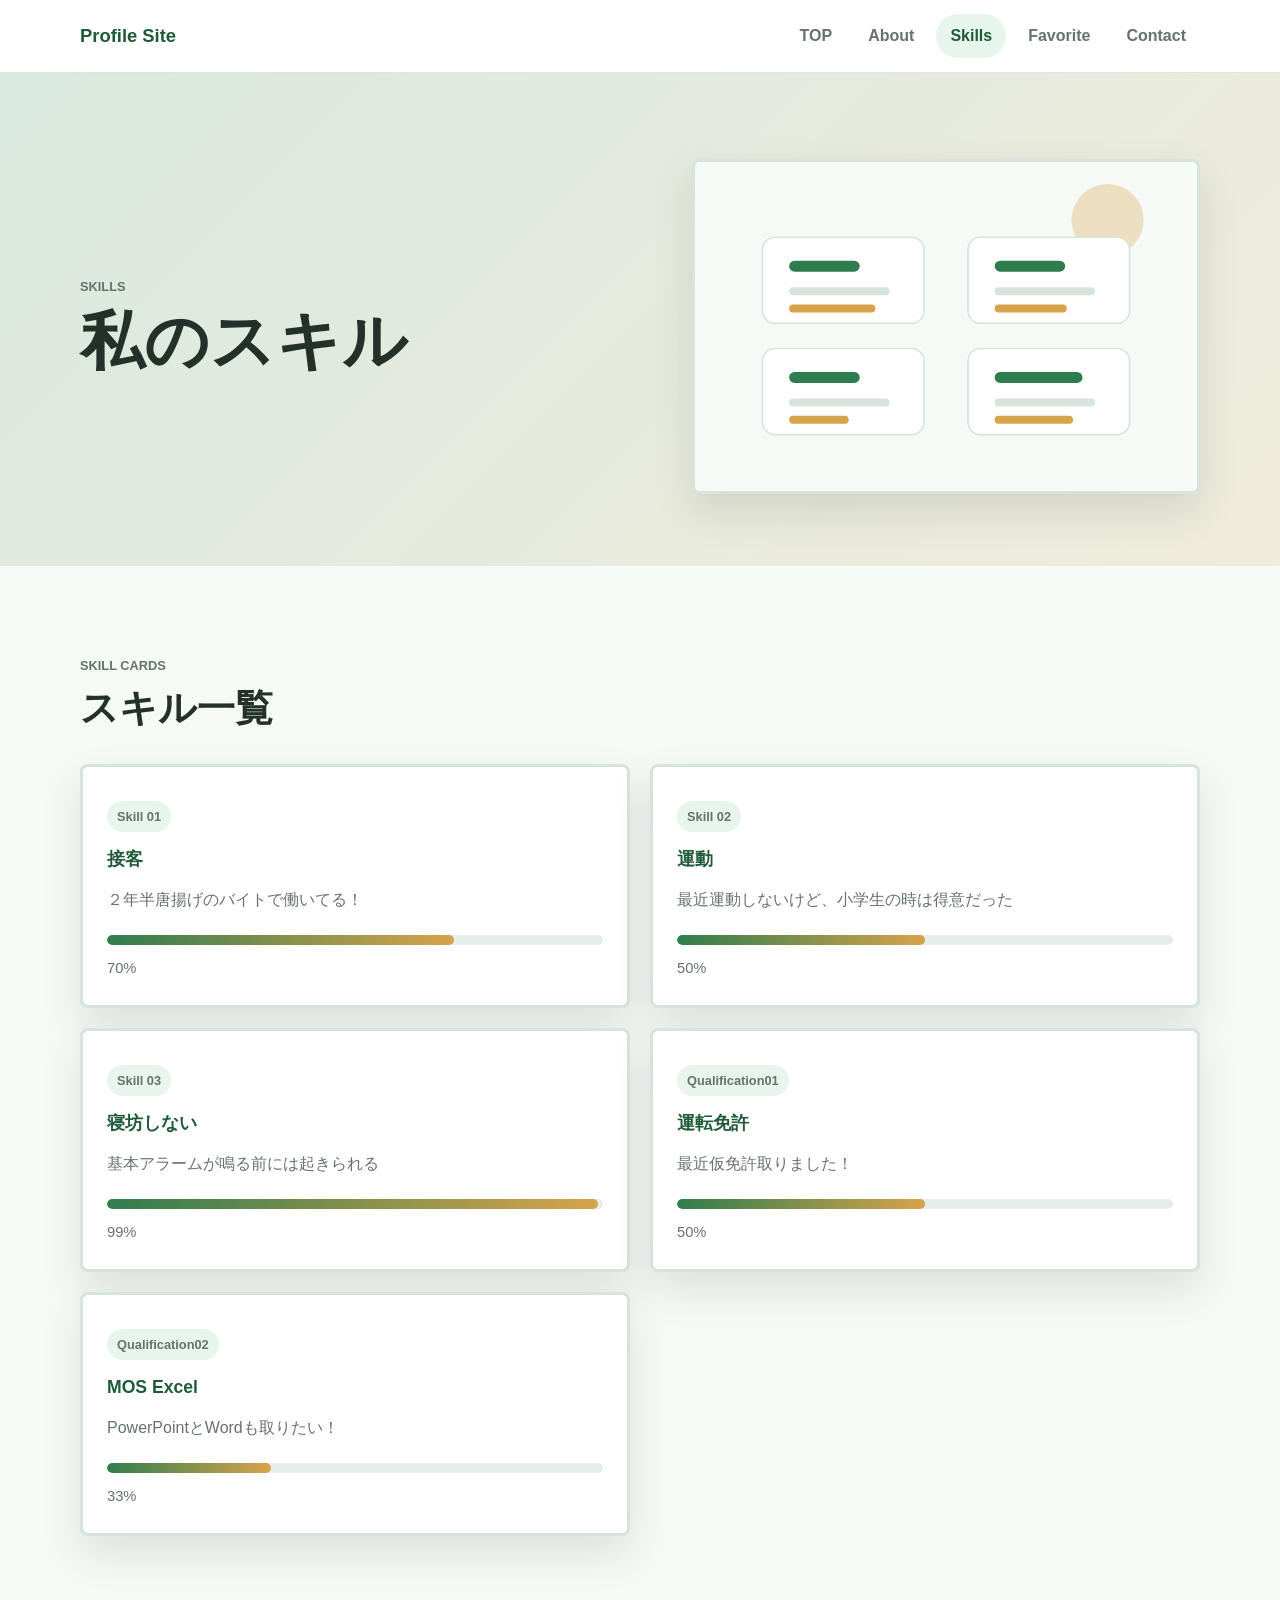
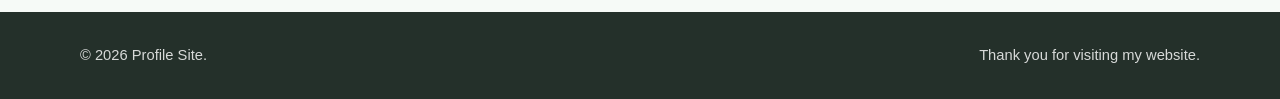
<file: profile-site/skills.html>
<!DOCTYPE html>
<html lang="ja">
<head>
  <meta charset="UTF-8">
  <meta name="viewport" content="width=device-width, initial-scale=1.0">
  <title>Skills | Profile Site</title>
  <meta name="description" content="あとから編集できるスキル紹介ページです。">
  <link rel="stylesheet" href="css/reset.css">
  <link rel="stylesheet" href="css/style.css">
</head>
<body>
  <header class="site-header">
    <div class="site-header__inner">
      <a class="site-logo" href="index.html">Profile Site</a>
      <button class="menu-button" type="button" aria-controls="global-nav" aria-expanded="false" aria-label="メニューを開く">
        <span></span>
        <span></span>
        <span></span>
      </button>
      <nav id="global-nav" class="global-nav" aria-label="グローバルナビゲーション">
        <ul class="global-nav__list">
          <li><a href="index.html">TOP</a></li>
          <li><a href="about.html">About</a></li>
          <li><a href="skills.html" aria-current="page">Skills</a></li>
          <li><a href="favorite.html">Favorite</a></li>
          <li><a href="contact.html">Contact</a></li>
        </ul>
      </nav>
    </div>
  </header>

  <main>
    <section class="page-hero" data-fade>
      <div class="container page-hero__layout">
        <div>
          <p class="section-label">Skills</p>
          <h1>私のスキル</h1>
          <p></p>
        </div>
        <img class="page-hero__image" src="images/skills.svg" alt="スキル紹介用の自然モチーフ画像">
      </div>
    </section>

    <section class="section" data-fade>
      <div class="container">
        <div class="section-heading">
          <p class="section-label">Skill Cards</p>
          <h2>スキル一覧</h2>
        </div>
        <div class="card-grid card-grid--skills">
          <article class="skill-card">
            <p class="card-label">Skill 01</p>
            <h3>接客</h3>
            <p>２年半唐揚げのバイトで働いてる！</p>
            <div class="skill-bar" aria-label="習熟度">
              <span style="width: 70%;"></span>
            </div>
            <p class="skill-card__level">70%</p>
          </article>
          <article class="skill-card">
            <p class="card-label">Skill 02</p>
            <h3>運動</h3>
            <p>最近運動しないけど、小学生の時は得意だった</p>
            <div class="skill-bar" aria-label="習熟度">
              <span style="width: 50%;"></span>
            </div>
            <p class="skill-card__level">50%</p>
          </article>
          <article class="skill-card">
            <p class="card-label">Skill 03</p>
            <h3>寝坊しない</h3>
            <p>基本アラームが鳴る前には起きられる</p>
            <div class="skill-bar" aria-label="習熟度">
              <span style="width: 99%;"></span>
            </div>
            <p class="skill-card__level">99%</p>
          </article>
          <article class="skill-card">
            <p class="card-label">Qualification01</p>
            <h3>運転免許</h3>
            <p>最近仮免許取りました！</p>
            <div class="skill-bar" aria-label="習熟度">
              <span style="width: 50%;"></span>
            </div>
            <p class="skill-card__level">50%</p>  
          </article>
          <article class="skill-card">
            <p class="card-label">Qualification02</p>
            <h3>MOS Excel</h3>
            <p>PowerPointとWordも取りたい！</p>
            <div class="skill-bar" aria-label="習熟度">
              <span style="width: 33%;"></span>
            </div>
            <p class="skill-card__level">33%</p>
          </article>
        </div>
      </div>
    </section>
  </main>

  <footer class="site-footer">
    <div class="container site-footer__inner">
      <p>&copy; 2026 Profile Site.</p>
      <p>Thank you for visiting my website.</p>
    </div>
  </footer>

  <button class="page-top" type="button" aria-label="ページ上部へ戻る">↑</button>
  <script src="js/script.js"></script>
</body>
</html>
</file>
<file: css/style.css>
:root {
  --color-main: #2f7d4f;
  --color-main-dark: #1f5b39;
  --color-main-light: #e8f5ec;
  --color-accent: #d7a34b;
  --color-ink: #24302a;
  --color-muted: #65736a;
  --color-line: #d7e4dc;
  --color-bg: #f6faf7;
  --color-surface: #ffffff;
  --shadow: 0 18px 40px rgba(36, 48, 42, 0.12);
  --radius: 8px;
  --max-width: 1120px;
}

html {
  scroll-behavior: smooth;
}

body {
  background: var(--color-bg);
  color: var(--color-ink);
  font-family: "Hiragino Kaku Gothic ProN", "Yu Gothic", Meiryo, sans-serif;
  font-size: 16px;
  line-height: 1.8;
}

:focus-visible {
  outline: 3px solid rgba(215, 163, 75, 0.65);
  outline-offset: 3px;
}

.container {
  width: min(100% - 40px, var(--max-width));
  margin: 0 auto;
}

.site-header {
  position: sticky;
  top: 0;
  z-index: 100;
  border-bottom: 1px solid rgba(215, 228, 220, 0.9);
  background: rgba(255, 255, 255, 0.94);
  backdrop-filter: blur(14px);
}

.site-header__inner {
  display: flex;
  align-items: center;
  justify-content: space-between;
  width: min(100% - 40px, var(--max-width));
  min-height: 72px;
  margin: 0 auto;
  gap: 24px;
}

.site-logo {
  color: var(--color-main-dark);
  font-size: 1.15rem;
  font-weight: 800;
}

.global-nav__list {
  display: flex;
  align-items: center;
  gap: 8px;
}

.global-nav__list a {
  display: inline-flex;
  align-items: center;
  min-height: 42px;
  padding: 8px 14px;
  border-radius: 999px;
  color: var(--color-muted);
  font-weight: 700;
  transition: background-color 0.2s ease, color 0.2s ease;
}

.global-nav__list a:hover,
.global-nav__list a[aria-current="page"] {
  background: var(--color-main-light);
  color: var(--color-main-dark);
}

.menu-button {
  display: none;
  width: 44px;
  height: 44px;
  border-radius: var(--radius);
  background: var(--color-main);
  padding: 10px;
}

.menu-button span {
  display: block;
  width: 100%;
  height: 2px;
  margin: 5px 0;
  background: #ffffff;
  transition: transform 0.2s ease, opacity 0.2s ease;
}

.is-menu-open .menu-button span:nth-child(1) {
  transform: translateY(7px) rotate(45deg);
}

.is-menu-open .menu-button span:nth-child(2) {
  opacity: 0;
}

.is-menu-open .menu-button span:nth-child(3) {
  transform: translateY(-7px) rotate(-45deg);
}

.hero,
.page-hero {
  padding: 86px 0 72px;
  background:
    linear-gradient(135deg, rgba(47, 125, 79, 0.14), rgba(215, 163, 75, 0.16)),
    var(--color-bg);
}

.hero__layout,
.page-hero__layout,
.about-layout,
.contact-layout {
  display: grid;
  grid-template-columns: minmax(0, 1fr) minmax(320px, 0.9fr);
  gap: 48px;
  align-items: center;
}

.hero__text h1,
.page-hero h1 {
  margin-top: 8px;
  font-size: clamp(2.2rem, 5vw,4.2rem);
  line-height: 1.12;
}

.hero__text p,
.page-hero p,
.section-heading p,
.summary-card p,
.link-card p,
.skill-card p,
.favorite-card p,
.contact-info p,
.profile-list dd {
  color: var(--color-muted);
}

.hero__text > p:last-of-type {
  max-width: 620px;
  margin-top: 20px;
  font-size: 1.05rem;
}

.section-label {
  color: var(--color-accent);
  font-size: 0.8rem;
  font-weight: 800;
  text-transform: uppercase;
}

.hero__actions {
  display: flex;
  flex-wrap: wrap;
  gap: 12px;
  margin-top: 32px;
}

.button {
  display: inline-flex;
  align-items: center;
  justify-content: center;
  min-height: 48px;
  padding: 12px 20px;
  border-radius: var(--radius);
  font-weight: 800;
  transition: transform 0.2s ease, background-color 0.2s ease, box-shadow 0.2s ease;
}

.button:hover {
  transform: translateY(-2px);
}

.button--primary {
  background: var(--color-main);
  color: #ffffff;
  box-shadow: 0 12px 24px rgba(47, 125, 79, 0.22);
}

.button--primary:hover {
  background: var(--color-main-dark);
}

.button--secondary {
  border: 1px solid var(--color-line);
  background: var(--color-surface);
  color: var(--color-main-dark);
}

.slider,
.page-hero__image,
.summary-card,
.link-card,
.skill-card,
.favorite-card,
.contact-info,
.contact-form,
.profile-list div {
  border:3px solid var(--color-line);
  border-radius: var(--radius);
  background: var(--color-surface);
  box-shadow: var(--shadow);
}

.slider {
  overflow: hidden;
}

.slider__viewport {
  overflow: hidden;
}

.slider__track {
  display: flex;
  transition: transform 0.45s ease;
}

.slider__slide {
  position: relative;
  min-width: 100%;
  aspect-ratio: 4 / 3;
}

.slider__slide img {
  width: 100%;
  height: 100%;
  object-fit: cover;
}

.slider__slide figcaption {
  position: absolute;
  left: 16px;
  bottom: 16px;
  max-width: calc(100% - 32px);
  border-radius: var(--radius);
  background: rgba(255, 255, 255, 0.9);
  color: var(--color-main-dark);
  font-weight: 800;
  padding: 8px 12px;
}

.slider__controls {
  display: flex;
  align-items: center;
  justify-content: space-between;
  gap: 12px;
  padding: 14px 16px 16px;
}

.slider__button,
.slider__dot {
  display: inline-flex;
  align-items: center;
  justify-content: center;
  border-radius: 999px;
  background: var(--color-main-light);
  color: var(--color-main-dark);
  font-weight: 900;
}

.slider__button {
  width: 38px;
  height: 38px;
  font-size: 1.35rem;
}

.slider__dots {
  display: flex;
  gap: 8px;
}

.slider__dot {
  width: 12px;
  height: 12px;
  padding: 0;
}

.slider__dot.is-active {
  background: var(--color-main);
}

.section {
  padding: 76px 0;
}

.section--soft {
  background: #ffffff;
}

.section-heading {
  max-width: 680px;
  margin-bottom: 32px;
}

.section-heading h2,
.contact-info h2 {
  margin-top: 8px;
  font-size: clamp(1.7rem, 3vw, 2.35rem);
  line-height: 1.25;
}

.section-heading p,
.contact-info p {
  margin-top: 12px;
}

.summary-grid,
.link-card-grid,
.card-grid {
  display: grid;
  gap: 20px;
}

.summary-grid,
.link-card-grid {
  grid-template-columns: repeat(4, minmax(0, 1fr));
}
.summary-grid{
  grid-template-columns: repeat(3, minmax(0,1fr));
}
.summary-card,
.link-card,
.skill-card,
.favorite-card,
.contact-info,
.contact-form,
.profile-list div {
  padding: 24px;
}

.summary-card h3,
.link-card span,
.skill-card h3,
.favorite-card h3 {
  color: var(--color-main-dark);
  font-size: 1.1rem;
  font-weight: 800;
}

.summary-card p,
.link-card p,
.skill-card p,
.favorite-card p {
  margin-top: 10px;
}

.link-card {
  transition: transform 0.2s ease, border-color 0.2s ease;
}

.link-card:hover {
  border-color: var(--color-main);
  transform: translateY(-3px);
}

.page-hero__image {
  width: 100%;
}

.profile-list {
  display: grid;
  gap: 12px;
}

.profile-list dt {
  color: var(--color-main-dark);
  font-weight: 800;
}

.profile-list dd {
  margin-top: 4px;
}

.card-grid--skills {
  grid-template-columns: repeat(2, minmax(0, 1fr));
}

.card-grid--favorite {
  grid-template-columns: repeat(3, minmax(0, 1fr));
}

.card-label {
  display: inline-flex;
  border-radius: 999px;
  background: var(--color-main-light);
  color: var(--color-main-dark);
  font-size: 0.8rem;
  font-weight: 800;
  padding: 4px 10px;
}

.skill-card h3 {
  margin-top: 12px;
}

.skill-bar {
  overflow: hidden;
  height: 10px;
  margin-top: 20px;
  border-radius: 999px;
  background: #e5eee8;
}

.skill-bar span {
  display: block;
  height: 100%;
  border-radius: inherit;
  background: linear-gradient(90deg, var(--color-main), var(--color-accent));
}

.skill-card__level {
  font-size: 0.92rem;
}

.favorite-card__number {
  display: inline-flex;
  align-items: center;
  justify-content: center;
  width: 48px;
  height: 48px;
  border-radius: var(--radius);
  background: var(--color-main-light);
  color: var(--color-main-dark);
  font-weight: 900;
}

.favorite-card h3 {
  margin-top: 16px;
}

.contact-layout {
  align-items: start;
}

.contact-info__mail {
  display: inline-flex;
  border-radius: var(--radius);
  background: var(--color-main-light);
  color: var(--color-main-dark);
  font-weight: 800;
  padding: 10px 12px;
}

.form-field + .form-field {
  margin-top: 18px;
}

.form-field label {
  display: block;
  color: var(--color-main-dark);
  font-weight: 800;
  margin-bottom: 8px;
}

.form-field input,
.form-field textarea {
  width: 100%;
  border: 1px solid var(--color-line);
  border-radius: var(--radius);
  background: #fbfdfb;
  color: var(--color-ink);
  padding: 13px 14px;
  transition: border-color 0.2s ease, box-shadow 0.2s ease;
}

.form-field input:focus,
.form-field textarea:focus {
  border-color: var(--color-main);
  box-shadow: 0 0 0 4px rgba(47, 125, 79, 0.12);
  outline: none;
}

.form-field.is-error input,
.form-field.is-error textarea {
  border-color: #c75f4d;
}

.form-error {
  min-height: 1.5em;
  margin-top: 6px;
  color: #c75f4d;
  font-size: 0.9rem;
  font-weight: 700;
}

.contact-form__button {
  width: 100%;
  margin-top: 20px;
}

.form-status {
  min-height: 1.5em;
  margin-top: 14px;
  color: var(--color-main-dark);
  font-weight: 800;
  text-align: center;
}

.site-footer {
  background: var(--color-ink);
  color: #ffffff;
  padding: 30px 0;
}

.site-footer__inner {
  display: flex;
  align-items: center;
  justify-content: space-between;
  gap: 16px;
}

.site-footer p {
  color: rgba(255, 255, 255, 0.82);
  font-size: 0.92rem;
}

.page-top {
  position: fixed;
  right: 20px;
  bottom: 20px;
  z-index: 90;
  width: 46px;
  height: 46px;
  border-radius: 999px;
  background: var(--color-main);
  color: #ffffff;
  font-weight: 900;
  box-shadow: 0 12px 24px rgba(47, 125, 79, 0.24);
  opacity: 0;
  pointer-events: none;
  transform: translateY(12px);
  transition: opacity 0.2s ease, transform 0.2s ease;
}

.page-top.is-visible {
  opacity: 1;
  pointer-events: auto;
  transform: translateY(0);
}

[data-fade] {
  opacity: 0;
  transform: translateY(24px);
  transition: opacity 0.7s ease, transform 0.7s ease;
}

[data-fade].is-visible {
  opacity: 1;
  transform: translateY(0);
}

@media (max-width: 960px) {
  .hero__layout,
  .page-hero__layout,
  .about-layout,
  .contact-layout {
    grid-template-columns: 1fr;
  }

  .summary-grid,
  .link-card-grid,
  .card-grid--favorite {
    grid-template-columns: repeat(2, minmax(0, 1fr));
  }
}

@media (max-width: 760px) {
  .container,
  .site-header__inner {
    width: min(100% - 28px, var(--max-width));
  }

  .site-header__inner {
    min-height: 64px;
  }

  .menu-button {
    display: block;
  }

  .global-nav {
    position: absolute;
    top: 64px;
    left: 14px;
    right: 14px;
    display: none;
    border: 1px solid var(--color-line);
    border-radius: var(--radius);
    background: #ffffff;
    box-shadow: var(--shadow);
    padding: 10px;
  }

  .is-menu-open .global-nav {
    display: block;
  }

  .global-nav__list {
    display: grid;
    gap: 4px;
  }

  .global-nav__list a {
    justify-content: center;
    width: 100%;
    border-radius: var(--radius);
  }

  .hero,
  .page-hero {
    padding: 54px 0 48px;
  }

  .section {
    padding: 56px 0;
  }

  .card-grid--skills,
  .summary-grid,
  .link-card-grid,
  .card-grid--favorite {
    grid-template-columns: 1fr;
  }

  .site-footer__inner {
    display: grid;
    text-align: center;
  }
}

@media (max-width: 480px) {
  body {
    font-size: 15px;
  }

  .hero__actions {
    display: grid;
  }

  .button {
    width: 100%;
  }

  .summary-card,
  .link-card,
  .skill-card,
  .favorite-card,
  .contact-info,
  .contact-form,
  .profile-list div {
    padding: 20px;
  }

  .slider__slide figcaption {
    left: 10px;
    right: 10px;
    bottom: 10px;
    max-width: none;
    font-size: 0.84rem;
  }
}
</file>
<file: profile-site/css/style.css>
:root {
  --color-main: #2f7d4f;
  --color-main-dark: #1f5b39;
  --color-main-light: #e8f5ec;
  --color-accent: #d7a34b;
  --color-ink: #24302a;
  --color-muted: #65736a;
  --color-line: #d7e4dc;
  --color-bg: #f6faf7;
  --color-surface: #ffffff;
  --shadow: 0 18px 40px rgba(36, 48, 42, 0.12);
  --radius: 8px;
  --max-width: 1120px;
}

html {
  scroll-behavior: smooth;
}

body {
  background: var(--color-bg);
  color: var(--color-ink);
  font-family: "Hiragino Kaku Gothic ProN", "Yu Gothic", Meiryo, sans-serif;
  font-size: 16px;
  line-height: 1.8;
}

:focus-visible {
  outline: 3px solid rgba(215, 163, 75, 0.65);
  outline-offset: 3px;
}

.container {
  width: min(100% - 40px, var(--max-width));
  margin: 0 auto;
}

.site-header {
  position: sticky;
  top: 0;
  z-index: 100;
  border-bottom: 1px solid rgba(215, 228, 220, 0.9);
  background: rgba(255, 255, 255, 0.94);
  backdrop-filter: blur(14px);
}

.site-header__inner {
  display: flex;
  align-items: center;
  justify-content: space-between;
  width: min(100% - 40px, var(--max-width));
  min-height: 72px;
  margin: 0 auto;
  gap: 24px;
}

.site-logo {
  color: var(--color-main-dark);
  font-size: 1.15rem;
  font-weight: 800;
}

.global-nav__list {
  display: flex;
  align-items: center;
  gap: 8px;
}

.global-nav__list a {
  display: inline-flex;
  align-items: center;
  min-height: 42px;
  padding: 8px 14px;
  border-radius: 999px;
  color: var(--color-muted);
  font-weight: 700;
  transition: background-color 0.2s ease, color 0.2s ease;
}

.global-nav__list a:hover,
.global-nav__list a[aria-current="page"] {
  background: var(--color-main-light);
  color: var(--color-main-dark);
}

.menu-button {
  display: none;
  width: 44px;
  height: 44px;
  border-radius: var(--radius);
  background: var(--color-main);
  padding: 10px;
}

.menu-button span {
  display: block;
  width: 100%;
  height: 2px;
  margin: 5px 0;
  background: #ffffff;
  transition: transform 0.2s ease, opacity 0.2s ease;
}

.is-menu-open .menu-button span:nth-child(1) {
  transform: translateY(7px) rotate(45deg);
}

.is-menu-open .menu-button span:nth-child(2) {
  opacity: 0;
}

.is-menu-open .menu-button span:nth-child(3) {
  transform: translateY(-7px) rotate(-45deg);
}

.hero,
.page-hero {
  padding: 86px 0 72px;
  background:
    linear-gradient(135deg, rgba(47, 125, 79, 0.14), rgba(215, 163, 75, 0.16)),
    var(--color-bg);
}

.hero__layout,
.page-hero__layout,
.about-layout,
.contact-layout {
  display: grid;
  grid-template-columns: minmax(0, 1fr) minmax(320px, 0.9fr);
  gap: 48px;
  align-items: center;
}

.hero__text h1,
.page-hero h1 {
  margin-top: 8px;
  font-size: clamp(2.2rem, 5vw,4.2rem);
  line-height: 1.12;
}

.hero__text p,
.page-hero p,
.section-heading p,
.summary-card p,
.link-card p,
.skill-card p,
.favorite-card p,
.contact-info p,
.profile-list dd {
  color: var(--color-muted);
}

.hero__text > p:last-of-type {
  max-width: 620px;
  margin-top: 20px;
  font-size: 1.05rem;
}

.section-label {
  color: var(--color-accent);
  font-size: 0.8rem;
  font-weight: 800;
  text-transform: uppercase;
}

.hero__actions {
  display: flex;
  flex-wrap: wrap;
  gap: 12px;
  margin-top: 32px;
}

.button {
  display: inline-flex;
  align-items: center;
  justify-content: center;
  min-height: 48px;
  padding: 12px 20px;
  border-radius: var(--radius);
  font-weight: 800;
  transition: transform 0.2s ease, background-color 0.2s ease, box-shadow 0.2s ease;
}

.button:hover {
  transform: translateY(-2px);
}

.button--primary {
  background: var(--color-main);
  color: #ffffff;
  box-shadow: 0 12px 24px rgba(47, 125, 79, 0.22);
}

.button--primary:hover {
  background: var(--color-main-dark);
}

.button--secondary {
  border: 1px solid var(--color-line);
  background: var(--color-surface);
  color: var(--color-main-dark);
}

.slider,
.page-hero__image,
.summary-card,
.link-card,
.skill-card,
.favorite-card,
.contact-info,
.contact-form,
.profile-list div {
  border:3px solid var(--color-line);
  border-radius: var(--radius);
  background: var(--color-surface);
  box-shadow: var(--shadow);
}

.slider {
  overflow: hidden;
}

.slider__viewport {
  overflow: hidden;
}

.slider__track {
  display: flex;
  transition: transform 0.45s ease;
}

.slider__slide {
  position: relative;
  min-width: 100%;
  aspect-ratio: 4 / 3;
}

.slider__slide img {
  width: 100%;
  height: 100%;
  object-fit: cover;
}

.slider__slide figcaption {
  position: absolute;
  left: 16px;
  bottom: 16px;
  max-width: calc(100% - 32px);
  border-radius: var(--radius);
  background: rgba(255, 255, 255, 0.9);
  color: var(--color-main-dark);
  font-weight: 800;
  padding: 8px 12px;
}

.slider__controls {
  display: flex;
  align-items: center;
  justify-content: space-between;
  gap: 12px;
  padding: 14px 16px 16px;
}

.slider__button,
.slider__dot {
  display: inline-flex;
  align-items: center;
  justify-content: center;
  border-radius: 999px;
  background: var(--color-main-light);
  color: var(--color-main-dark);
  font-weight: 900;
}

.slider__button {
  width: 38px;
  height: 38px;
  font-size: 1.35rem;
}

.slider__dots {
  display: flex;
  gap: 8px;
}

.slider__dot {
  width: 12px;
  height: 12px;
  padding: 0;
}

.slider__dot.is-active {
  background: var(--color-main);
}

.section {
  padding: 76px 0;
}

.section--soft {
  background: #ffffff;
}

.section-heading {
  max-width: 680px;
  margin-bottom: 32px;
}

.section-heading h2,
.contact-info h2 {
  margin-top: 8px;
  font-size: clamp(1.7rem, 3vw, 2.35rem);
  line-height: 1.25;
}

.section-heading p,
.contact-info p {
  margin-top: 12px;
}

.summary-grid,
.link-card-grid,
.card-grid {
  display: grid;
  gap: 20px;
}

.summary-grid,
.link-card-grid {
  grid-template-columns: repeat(4, minmax(0, 1fr));
}
.summary-grid{
  grid-template-columns: repeat(3, minmax(0,1fr));
}
.summary-card,
.link-card,
.skill-card,
.favorite-card,
.contact-info,
.contact-form,
.profile-list div {
  padding: 24px;
}

.summary-card h3,
.link-card span,
.skill-card h3,
.favorite-card h3 {
  color: var(--color-main-dark);
  font-size: 1.1rem;
  font-weight: 800;
}

.summary-card p,
.link-card p,
.skill-card p,
.favorite-card p {
  margin-top: 10px;
}

.link-card {
  transition: transform 0.2s ease, border-color 0.2s ease;
}

.link-card:hover {
  border-color: var(--color-main);
  transform: translateY(-3px);
}

.page-hero__image {
  width: 100%;
}

.profile-list {
  display: grid;
  gap: 12px;
}

.profile-list dt {
  color: var(--color-main-dark);
  font-weight: 800;
}

.profile-list dd {
  margin-top: 4px;
}

.card-grid--skills {
  grid-template-columns: repeat(2, minmax(0, 1fr));
}

.card-grid--favorite {
  grid-template-columns: repeat(3, minmax(0, 1fr));
}

.card-label {
  display: inline-flex;
  border-radius: 999px;
  background: var(--color-main-light);
  color: var(--color-main-dark);
  font-size: 0.8rem;
  font-weight: 800;
  padding: 4px 10px;
}

.skill-card h3 {
  margin-top: 12px;
}

.skill-bar {
  overflow: hidden;
  height: 10px;
  margin-top: 20px;
  border-radius: 999px;
  background: #e5eee8;
}

.skill-bar span {
  display: block;
  height: 100%;
  border-radius: inherit;
  background: linear-gradient(90deg, var(--color-main), var(--color-accent));
}

.skill-card__level {
  font-size: 0.92rem;
}

.favorite-card__number {
  display: inline-flex;
  align-items: center;
  justify-content: center;
  width: 48px;
  height: 48px;
  border-radius: var(--radius);
  background: var(--color-main-light);
  color: var(--color-main-dark);
  font-weight: 900;
}

.favorite-card h3 {
  margin-top: 16px;
}

.contact-layout {
  align-items: start;
}

.contact-info__mail {
  display: inline-flex;
  border-radius: var(--radius);
  background: var(--color-main-light);
  color: var(--color-main-dark);
  font-weight: 800;
  padding: 10px 12px;
}

.form-field + .form-field {
  margin-top: 18px;
}

.form-field label {
  display: block;
  color: var(--color-main-dark);
  font-weight: 800;
  margin-bottom: 8px;
}

.form-field input,
.form-field textarea {
  width: 100%;
  border: 1px solid var(--color-line);
  border-radius: var(--radius);
  background: #fbfdfb;
  color: var(--color-ink);
  padding: 13px 14px;
  transition: border-color 0.2s ease, box-shadow 0.2s ease;
}

.form-field input:focus,
.form-field textarea:focus {
  border-color: var(--color-main);
  box-shadow: 0 0 0 4px rgba(47, 125, 79, 0.12);
  outline: none;
}

.form-field.is-error input,
.form-field.is-error textarea {
  border-color: #c75f4d;
}

.form-error {
  min-height: 1.5em;
  margin-top: 6px;
  color: #c75f4d;
  font-size: 0.9rem;
  font-weight: 700;
}

.contact-form__button {
  width: 100%;
  margin-top: 20px;
}

.form-status {
  min-height: 1.5em;
  margin-top: 14px;
  color: var(--color-main-dark);
  font-weight: 800;
  text-align: center;
}

.site-footer {
  background: var(--color-ink);
  color: #ffffff;
  padding: 30px 0;
}

.site-footer__inner {
  display: flex;
  align-items: center;
  justify-content: space-between;
  gap: 16px;
}

.site-footer p {
  color: rgba(255, 255, 255, 0.82);
  font-size: 0.92rem;
}

.page-top {
  position: fixed;
  right: 20px;
  bottom: 20px;
  z-index: 90;
  width: 46px;
  height: 46px;
  border-radius: 999px;
  background: var(--color-main);
  color: #ffffff;
  font-weight: 900;
  box-shadow: 0 12px 24px rgba(47, 125, 79, 0.24);
  opacity: 0;
  pointer-events: none;
  transform: translateY(12px);
  transition: opacity 0.2s ease, transform 0.2s ease;
}

.page-top.is-visible {
  opacity: 1;
  pointer-events: auto;
  transform: translateY(0);
}

[data-fade] {
  opacity: 0;
  transform: translateY(24px);
  transition: opacity 0.7s ease, transform 0.7s ease;
}

[data-fade].is-visible {
  opacity: 1;
  transform: translateY(0);
}

@media (max-width: 960px) {
  .hero__layout,
  .page-hero__layout,
  .about-layout,
  .contact-layout {
    grid-template-columns: 1fr;
  }

  .summary-grid,
  .link-card-grid,
  .card-grid--favorite {
    grid-template-columns: repeat(2, minmax(0, 1fr));
  }
}

@media (max-width: 760px) {
  .container,
  .site-header__inner {
    width: min(100% - 28px, var(--max-width));
  }

  .site-header__inner {
    min-height: 64px;
  }

  .menu-button {
    display: block;
  }

  .global-nav {
    position: absolute;
    top: 64px;
    left: 14px;
    right: 14px;
    display: none;
    border: 1px solid var(--color-line);
    border-radius: var(--radius);
    background: #ffffff;
    box-shadow: var(--shadow);
    padding: 10px;
  }

  .is-menu-open .global-nav {
    display: block;
  }

  .global-nav__list {
    display: grid;
    gap: 4px;
  }

  .global-nav__list a {
    justify-content: center;
    width: 100%;
    border-radius: var(--radius);
  }

  .hero,
  .page-hero {
    padding: 54px 0 48px;
  }

  .section {
    padding: 56px 0;
  }

  .card-grid--skills,
  .summary-grid,
  .link-card-grid,
  .card-grid--favorite {
    grid-template-columns: 1fr;
  }

  .site-footer__inner {
    display: grid;
    text-align: center;
  }
}

@media (max-width: 480px) {
  body {
    font-size: 15px;
  }

  .hero__actions {
    display: grid;
  }

  .button {
    width: 100%;
  }

  .summary-card,
  .link-card,
  .skill-card,
  .favorite-card,
  .contact-info,
  .contact-form,
  .profile-list div {
    padding: 20px;
  }

  .slider__slide figcaption {
    left: 10px;
    right: 10px;
    bottom: 10px;
    max-width: none;
    font-size: 0.84rem;
  }
}
</file>
